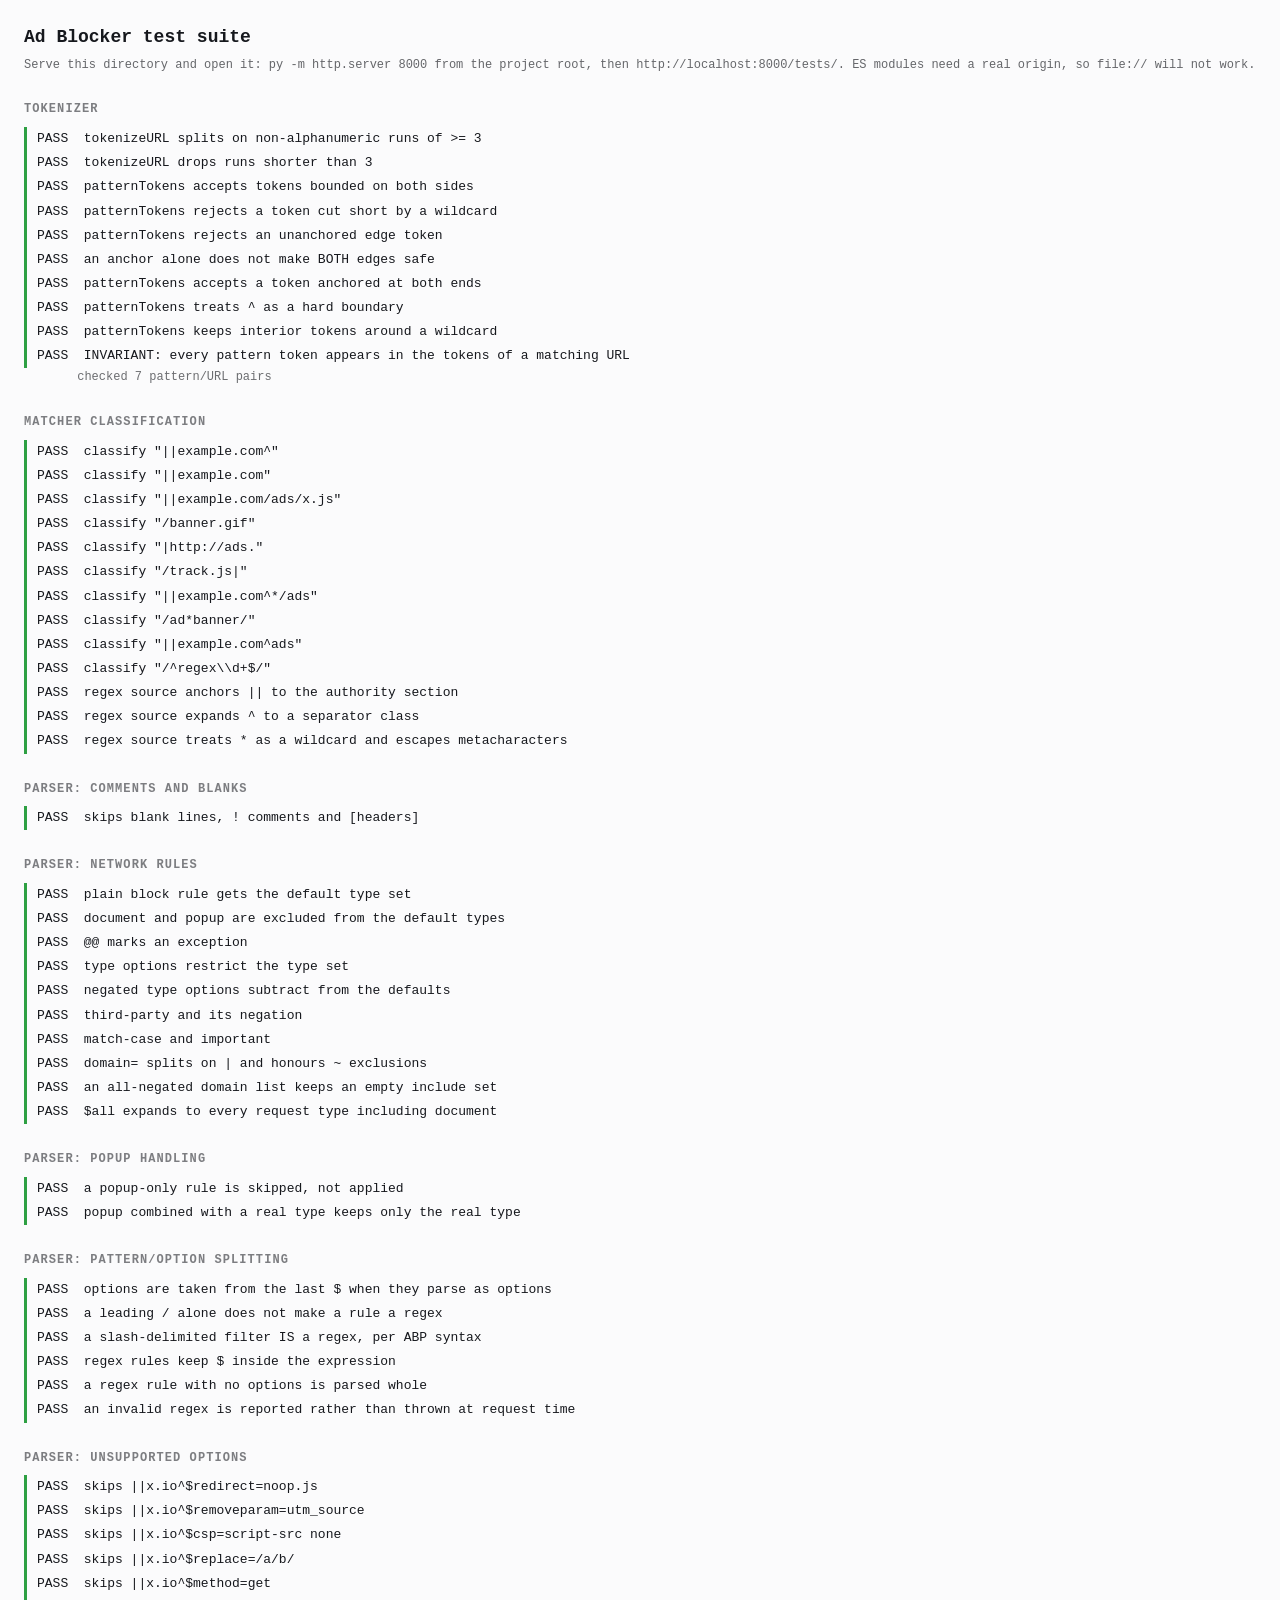
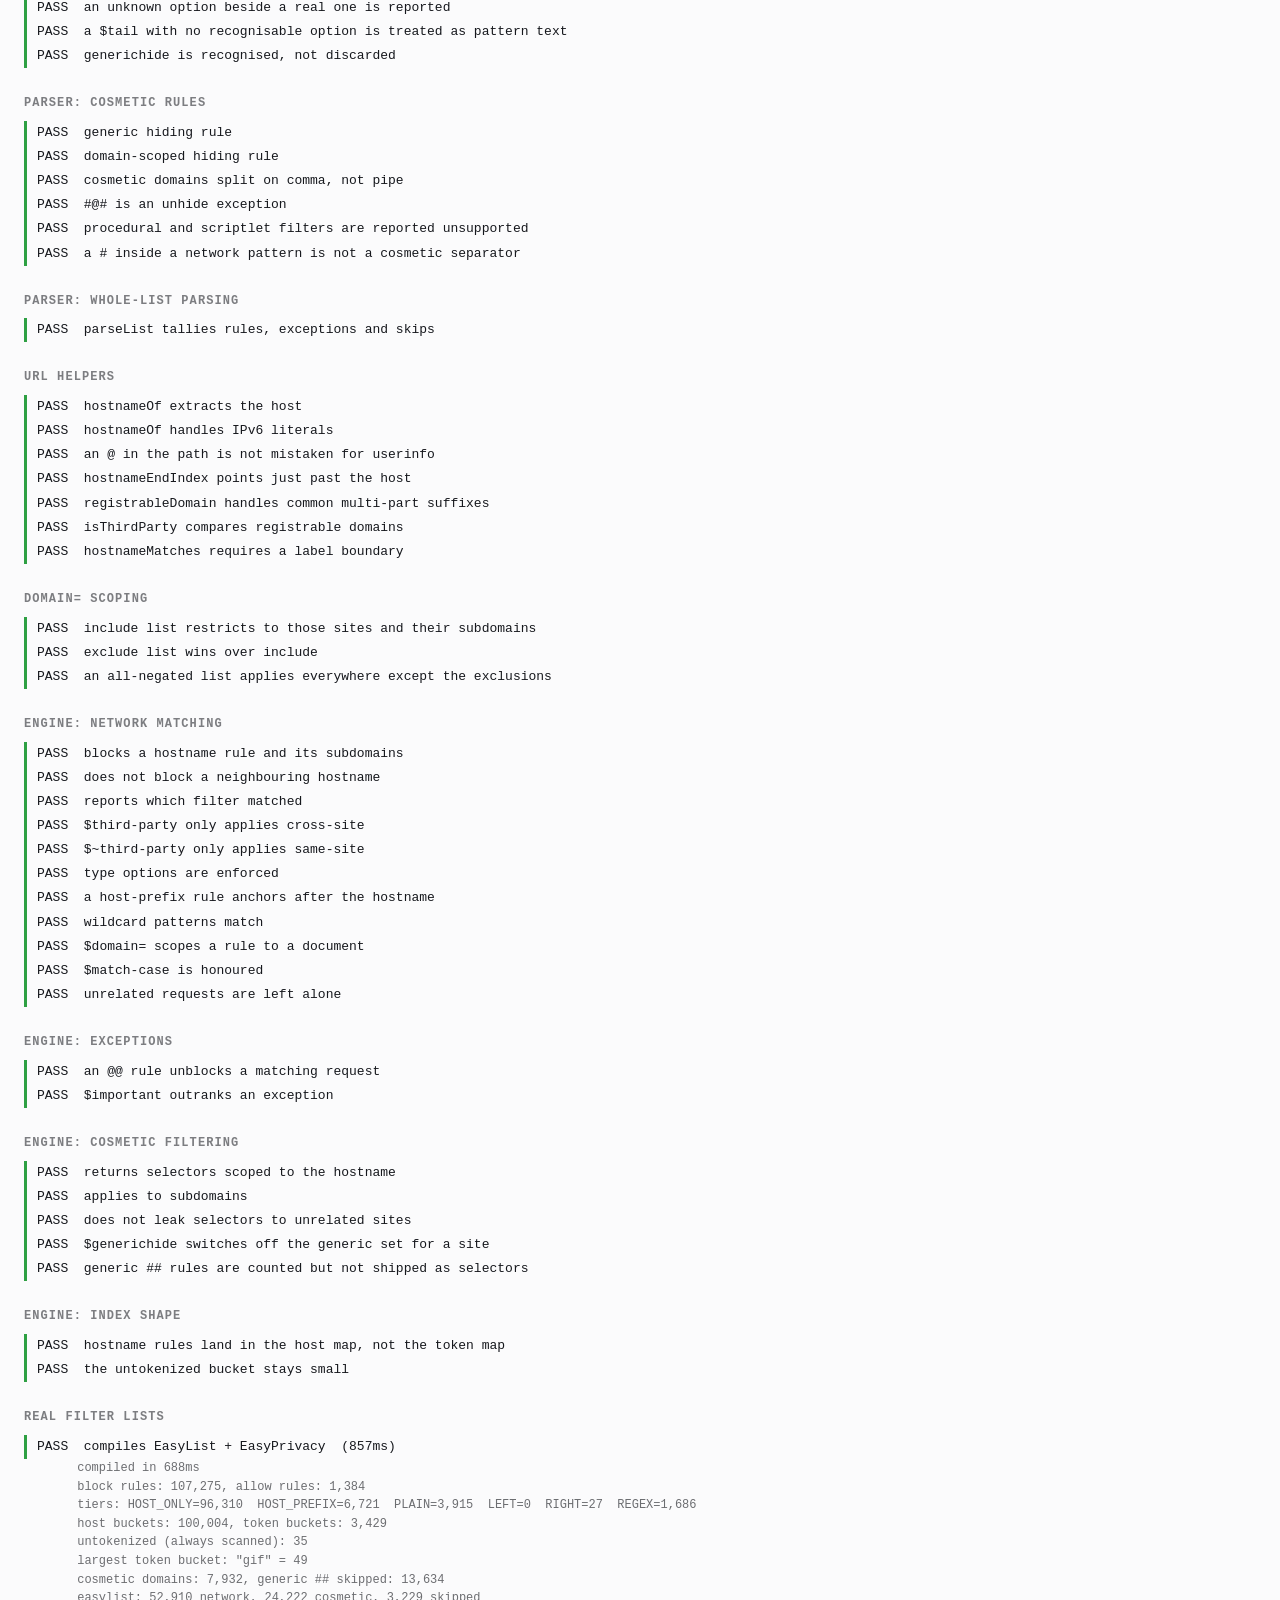
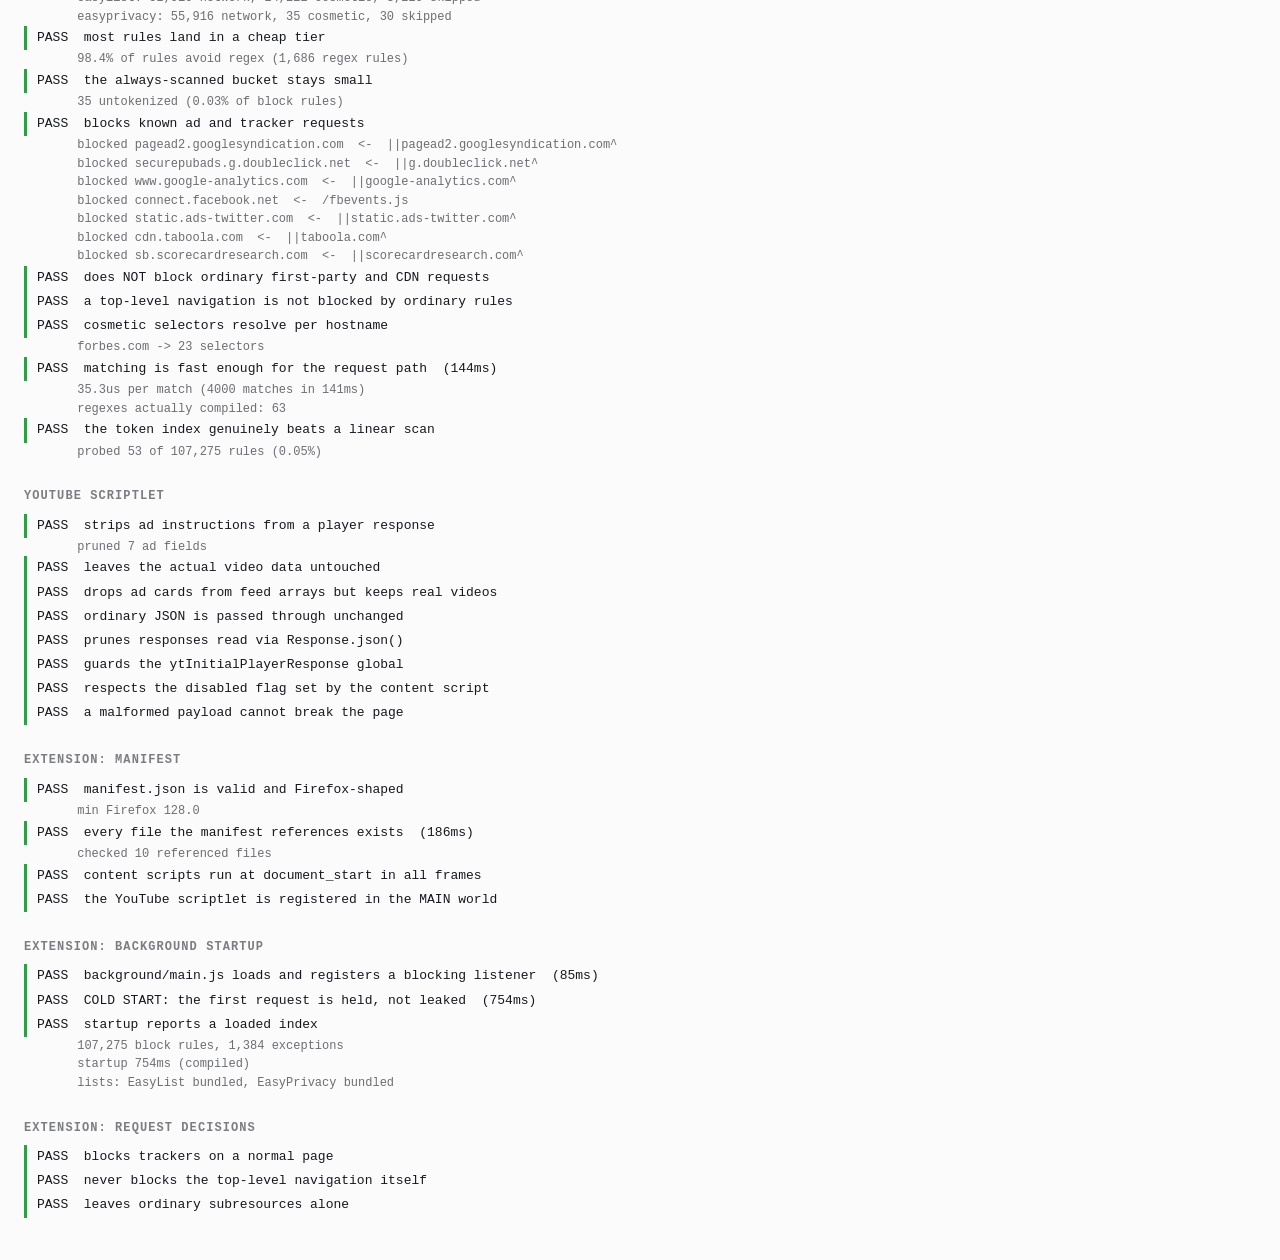
<file: tests/index.html>
<!doctype html>
<html lang="en">
<head>
<meta charset="utf-8">
<title>Ad Blocker tests</title>
<style>
  :root { color-scheme: light dark; }
  body {
    font: 13px/1.55 ui-monospace, SFMono-Regular, Menlo, Consolas, monospace;
    margin: 0; padding: 24px; background: #fbfbfc; color: #16181d;
  }
  @media (prefers-color-scheme: dark) {
    body { background: #14161a; color: #e6e8ee; }
  }
  h1 { font-size: 18px; margin: 0 0 4px; }
  .sub { opacity: .65; margin-bottom: 22px; font-size: 12px; }
  h2 {
    font-size: 12px; text-transform: uppercase; letter-spacing: .09em;
    opacity: .55; margin: 26px 0 8px; font-weight: 600;
  }
  .case { white-space: pre-wrap; padding: 2px 0 2px 10px; border-left: 3px solid transparent; }
  .pass { border-left-color: #2ea043; }
  .fail { border-left-color: #e5484d; background: rgba(229,72,77,.09); padding-block: 6px; }
  .note { white-space: pre-wrap; opacity: .62; font-size: 12px; padding-left: 10px; }
  #summary {
    margin-top: 30px; padding: 12px 16px; border-radius: 7px;
    font-weight: 600; font-size: 14px;
  }
  #summary.ok  { background: rgba(46,160,67,.14); color: #1a7f37; }
  #summary.bad { background: rgba(229,72,77,.14); color: #cf222e; }
  @media (prefers-color-scheme: dark) {
    #summary.ok  { color: #56d364; }
    #summary.bad { color: #ff7b72; }
  }
  #done { opacity: 0; height: 0; }
  #error { color: #cf222e; white-space: pre-wrap; }
</style>
</head>
<body>
<h1>Ad Blocker test suite</h1>
<div class="sub">
  Serve this directory and open it: <code>py -m http.server 8000</code> from the
  project root, then <code>http://localhost:8000/tests/</code>.
  ES modules need a real origin, so <code>file://</code> will not work.
</div>
<div id="results"></div>
<div id="error"></div>

<script type="module">
  import { runAll, report } from './runner.js';

  try {
    // Import order sets the display order of the suites.
    await import('./test_tokenizer.js');
    await import('./test_parser.js');
    await import('./test_engine.js');
    await import('./test_lists.js');
    await import('./test_scriptlet.js');
    await import('./test_extension.js');
    await runAll(document.getElementById('results'));
  } catch (err) {
    document.title = 'FAIL load';
    document.getElementById('error').textContent =
      'Failed to load test modules:\n' + (err && err.stack ? err.stack : err);
    const d = document.createElement('div');
    d.id = 'done';
    d.textContent = 'DONE-FAIL';
    document.body.appendChild(d);
    await report({ error: String(err && err.stack ? err.stack : err) });
  }
</script>
</body>
</html>
</file>
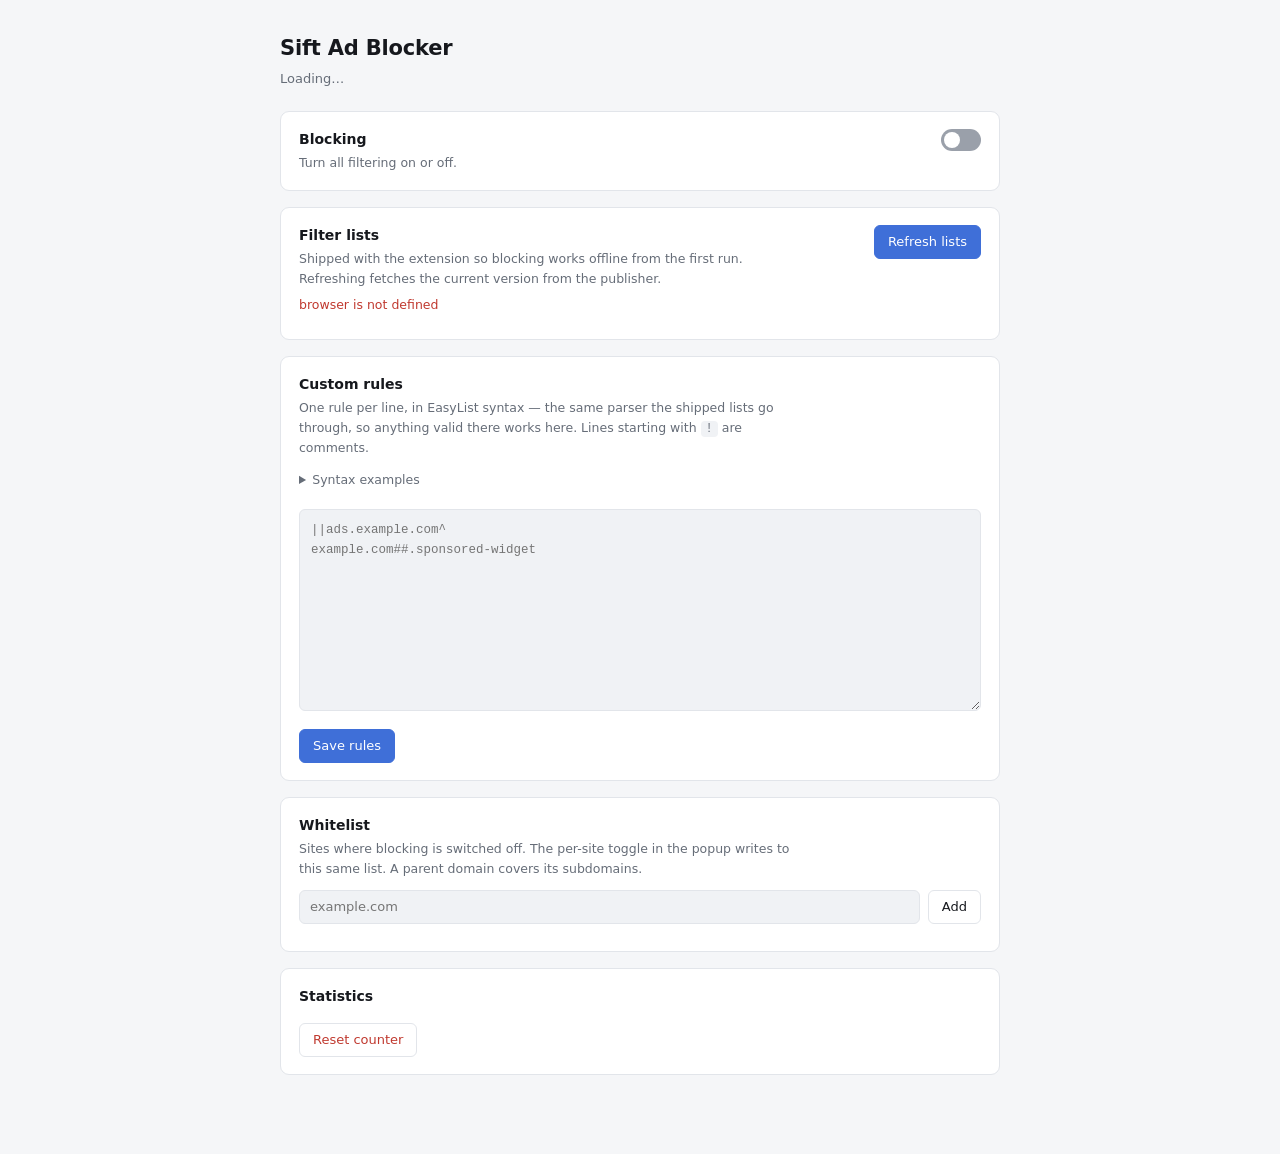
<file: extension/options/options.html>
<!doctype html>
<html lang="en">
<head>
<meta charset="utf-8">
<title>Sift Ad Blocker — Settings</title>
<link rel="stylesheet" href="options.css">
</head>
<body>
<main>
  <h1>Sift Ad Blocker</h1>
  <p class="lede" id="engine-summary">Loading…</p>

  <section class="card">
    <div class="row-between">
      <div>
        <h2>Blocking</h2>
        <p class="hint" id="global-hint">Turn all filtering on or off.</p>
      </div>
      <label class="switch">
        <input type="checkbox" id="global-toggle">
        <span class="slider" aria-hidden="true"></span>
      </label>
    </div>
  </section>

  <section class="card">
    <div class="row-between">
      <div>
        <h2>Filter lists</h2>
        <p class="hint">
          Shipped with the extension so blocking works offline from the first
          run. Refreshing fetches the current version from the publisher.
        </p>
      </div>
      <button id="refresh-btn" class="primary">Refresh lists</button>
    </div>
    <div id="refresh-status" class="status" hidden></div>
    <div id="lists"></div>
  </section>

  <section class="card">
    <h2>Custom rules</h2>
    <p class="hint">
      One rule per line, in EasyList syntax — the same parser the shipped lists
      go through, so anything valid there works here.
      Lines starting with <code>!</code> are comments.
    </p>
    <details class="examples">
      <summary>Syntax examples</summary>
      <table class="ex">
        <tr><td><code>||ads.example.com^</code></td><td>block a domain and its subdomains</td></tr>
        <tr><td><code>||example.com/ads/</code></td><td>block a path on one domain</td></tr>
        <tr><td><code>/banner-*.gif</code></td><td>block a URL pattern anywhere (<code>*</code> is a wildcard)</td></tr>
        <tr><td><code>||tracker.io^$third-party</code></td><td>only when loaded by another site</td></tr>
        <tr><td><code>||cdn.io^$script,image</code></td><td>only these resource types</td></tr>
        <tr><td><code>@@||example.com/ok.js</code></td><td>exception — never block this</td></tr>
        <tr><td><code>example.com##.promo-box</code></td><td>hide an element on one site</td></tr>
      </table>
    </details>
    <textarea id="custom-rules" spellcheck="false" rows="9"
      placeholder="||ads.example.com^&#10;example.com##.sponsored-widget"></textarea>
    <div class="row-between">
      <div id="rules-feedback" class="status" hidden></div>
      <button id="save-rules" class="primary">Save rules</button>
    </div>
  </section>

  <section class="card">
    <h2>Whitelist</h2>
    <p class="hint">
      Sites where blocking is switched off. The per-site toggle in the popup
      writes to this same list. A parent domain covers its subdomains.
    </p>
    <form id="whitelist-form" class="add-row">
      <input type="text" id="whitelist-input" placeholder="example.com" spellcheck="false">
      <button type="submit">Add</button>
    </form>
    <div id="whitelist-status" class="status" hidden></div>
    <ul id="whitelist"></ul>
  </section>

  <section class="card">
    <h2>Statistics</h2>
    <div id="stats"></div>
    <button id="reset-total" class="danger">Reset counter</button>
  </section>
</main>
<script src="options.js"></script>
</body>
</html>
</file>
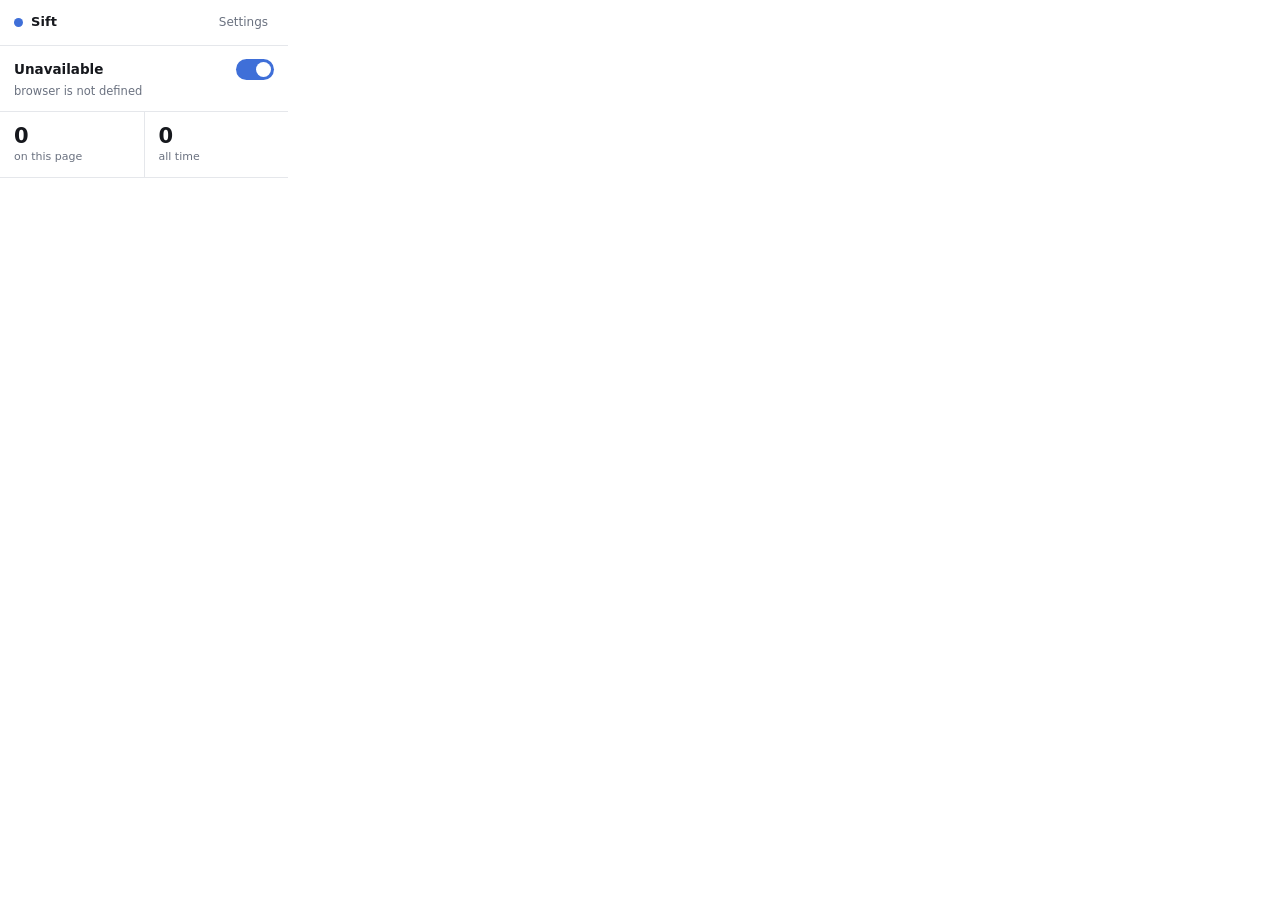
<file: extension/popup/popup.html>
<!doctype html>
<html lang="en">
<head>
<meta charset="utf-8">
<link rel="stylesheet" href="popup.css">
</head>
<body>
  <header>
    <div class="brand">
      <span class="dot" id="status-dot" aria-hidden="true"></span>
      <span>Sift</span>
    </div>
    <button id="options-link" class="icon-btn" title="Open settings">Settings</button>
  </header>

  <section class="site">
    <div class="site-row">
      <div class="site-name" id="hostname">&nbsp;</div>
      <label class="switch">
        <input type="checkbox" id="site-toggle" checked>
        <span class="slider" aria-hidden="true"></span>
      </label>
    </div>
    <div class="site-state" id="site-state">Blocking on this site</div>
  </section>

  <section class="counts">
    <div class="count">
      <div class="count-value" id="page-count">0</div>
      <div class="count-label">on this page</div>
    </div>
    <div class="count">
      <div class="count-value" id="total-count">0</div>
      <div class="count-label">all time</div>
    </div>
  </section>

  <section class="recent" id="recent-section" hidden>
    <div class="recent-head">Recently blocked</div>
    <ul id="recent-list"></ul>
  </section>

  <div class="empty" id="empty-note" hidden></div>

  <script src="popup.js"></script>
</body>
</html>
</file>
<file: extension/options/options.css>
:root {
  color-scheme: light dark;
  --bg: #f5f6f8;
  --card: #ffffff;
  --fg: #16181d;
  --muted: #666d78;
  --line: #e2e5ea;
  --accent: #3f6fd8;
  --accent-fg: #ffffff;
  --danger: #c0392f;
  --ok: #1a7f37;
  --warn: #9a6700;
  --code-bg: #f0f2f5;
}

@media (prefers-color-scheme: dark) {
  :root {
    --bg: #16181c;
    --card: #1e2126;
    --fg: #e7e9ef;
    --muted: #99a0ac;
    --line: #2d3138;
    --accent: #6f9bff;
    --accent-fg: #10131a;
    --danger: #f0736a;
    --ok: #56d364;
    --warn: #d4a72c;
    --code-bg: #14171b;
  }
}

* { box-sizing: border-box; }

body {
  margin: 0;
  padding: 32px 20px 64px;
  background: var(--bg);
  color: var(--fg);
  font: 14px/1.55 system-ui, -apple-system, "Segoe UI", sans-serif;
}

main { max-width: 720px; margin: 0 auto; }

h1 { font-size: 21px; margin: 0 0 4px; letter-spacing: -.01em; }
h2 { font-size: 14px; margin: 0 0 3px; }

.lede { color: var(--muted); margin: 0 0 22px; font-size: 13px; }

.card {
  background: var(--card);
  border: 1px solid var(--line);
  border-radius: 9px;
  padding: 17px 18px;
  margin-bottom: 16px;
}

.hint { color: var(--muted); font-size: 12.5px; margin: 0 0 12px; max-width: 62ch; }
.row-between .hint { margin-bottom: 0; }

.row-between {
  display: flex;
  align-items: flex-start;
  justify-content: space-between;
  gap: 16px;
}

button {
  font: inherit;
  font-size: 13px;
  padding: 6px 13px;
  border-radius: 6px;
  border: 1px solid var(--line);
  background: var(--card);
  color: var(--fg);
  cursor: pointer;
  white-space: nowrap;
}
button:hover { border-color: var(--muted); }
button:disabled { opacity: .55; cursor: default; }

button.primary { background: var(--accent); border-color: var(--accent); color: var(--accent-fg); }
button.primary:hover { filter: brightness(1.07); }
button.danger { color: var(--danger); border-color: var(--line); margin-top: 12px; }

/* toggle */
.switch { position: relative; display: inline-block; width: 40px; height: 22px; flex: none; }
.switch input { opacity: 0; width: 0; height: 0; }
.slider {
  position: absolute; inset: 0; background: #9aa0aa;
  border-radius: 22px; transition: background .15s ease; cursor: pointer;
}
.slider::before {
  content: ""; position: absolute; height: 16px; width: 16px;
  left: 3px; top: 3px; background: #fff; border-radius: 50%;
  transition: transform .15s ease;
}
.switch input:checked + .slider { background: var(--accent); }
.switch input:checked + .slider::before { transform: translateX(18px); }
.switch input:focus-visible + .slider { outline: 2px solid var(--accent); outline-offset: 2px; }

/* lists */
.list-item {
  border-top: 1px solid var(--line);
  padding: 12px 0 11px;
}
.list-item:last-child { padding-bottom: 0; }

.list-title { font-weight: 600; display: flex; align-items: baseline; gap: 8px; flex-wrap: wrap; }

.badge {
  font-size: 10.5px;
  font-weight: 600;
  text-transform: uppercase;
  letter-spacing: .05em;
  padding: 1px 6px;
  border-radius: 4px;
  background: var(--code-bg);
  color: var(--muted);
}

.list-meta {
  color: var(--muted);
  font-size: 12px;
  margin-top: 3px;
}

.list-nums {
  font-family: ui-monospace, SFMono-Regular, Menlo, Consolas, monospace;
  font-size: 11.5px;
  color: var(--muted);
  margin-top: 5px;
}

.hash {
  font-family: ui-monospace, SFMono-Regular, Menlo, Consolas, monospace;
  font-size: 11px;
  color: var(--muted);
  word-break: break-all;
}

textarea {
  width: 100%;
  font: 12.5px/1.6 ui-monospace, SFMono-Regular, Menlo, Consolas, monospace;
  padding: 10px 11px;
  border: 1px solid var(--line);
  border-radius: 6px;
  background: var(--code-bg);
  color: var(--fg);
  resize: vertical;
  margin-bottom: 11px;
}
textarea:focus { outline: 2px solid var(--accent); outline-offset: -1px; }

.add-row { display: flex; gap: 8px; margin-bottom: 10px; }
.add-row input {
  flex: 1;
  font: inherit;
  font-size: 13px;
  padding: 6px 10px;
  border: 1px solid var(--line);
  border-radius: 6px;
  background: var(--code-bg);
  color: var(--fg);
}
.add-row input:focus { outline: 2px solid var(--accent); outline-offset: -1px; }

#whitelist { list-style: none; margin: 0; padding: 0; }
#whitelist li {
  display: flex;
  align-items: center;
  justify-content: space-between;
  gap: 12px;
  padding: 7px 0;
  border-top: 1px solid var(--line);
  font-family: ui-monospace, SFMono-Regular, Menlo, Consolas, monospace;
  font-size: 12.5px;
}
#whitelist li button { padding: 2px 9px; font-size: 12px; }

.status { font-size: 12.5px; padding: 7px 0; }
.status.ok { color: var(--ok); }
.status.err { color: var(--danger); }
.status.warn { color: var(--warn); }
.status.busy { color: var(--muted); }

.status ul { margin: 5px 0 0; padding-left: 18px; }
.status li { margin-bottom: 2px; }

.empty { color: var(--muted); font-size: 12.5px; padding: 9px 0 0; }

code {
  font-family: ui-monospace, SFMono-Regular, Menlo, Consolas, monospace;
  font-size: 12px;
  background: var(--code-bg);
  padding: 1px 5px;
  border-radius: 4px;
}

.examples { margin-bottom: 12px; }
.examples summary {
  cursor: pointer;
  font-size: 12.5px;
  color: var(--muted);
  margin-bottom: 8px;
}
table.ex { border-collapse: collapse; font-size: 12.5px; }
table.ex td { padding: 3px 14px 3px 0; vertical-align: top; }
table.ex td:last-child { color: var(--muted); }

#stats {
  display: grid;
  grid-template-columns: repeat(auto-fit, minmax(128px, 1fr));
  gap: 13px;
}
.stat-value {
  font-size: 19px;
  font-weight: 650;
  font-variant-numeric: tabular-nums;
}
.stat-label { font-size: 11.5px; color: var(--muted); }
</file>
<file: extension/popup/popup.css>
:root {
  color-scheme: light dark;
  --bg: #ffffff;
  --fg: #16181d;
  --muted: #6b7280;
  --line: #e5e7eb;
  --accent: #3f6fd8;
  --off: #9aa0aa;
  --surface: #f7f8fa;
}

@media (prefers-color-scheme: dark) {
  :root {
    --bg: #1b1d21;
    --fg: #e8eaf0;
    --muted: #9aa1ad;
    --line: #2e3238;
    --accent: #6f9bff;
    --off: #767c86;
    --surface: #23262b;
  }
}

* { box-sizing: border-box; }

body {
  width: 288px;
  margin: 0;
  background: var(--bg);
  color: var(--fg);
  font: 13px/1.45 system-ui, -apple-system, "Segoe UI", sans-serif;
}

header {
  display: flex;
  align-items: center;
  justify-content: space-between;
  padding: 11px 14px;
  border-bottom: 1px solid var(--line);
}

.brand {
  display: flex;
  align-items: center;
  gap: 8px;
  font-weight: 640;
  letter-spacing: .01em;
}

.dot {
  width: 9px;
  height: 9px;
  border-radius: 50%;
  background: var(--accent);
}
.dot.off { background: var(--off); }

.icon-btn {
  background: none;
  border: 0;
  color: var(--muted);
  font: inherit;
  font-size: 12px;
  cursor: pointer;
  padding: 3px 6px;
  border-radius: 5px;
}
.icon-btn:hover { background: var(--surface); color: var(--fg); }

.site { padding: 13px 14px 11px; }

.site-row {
  display: flex;
  align-items: center;
  justify-content: space-between;
  gap: 10px;
}

.site-name {
  font-weight: 600;
  font-size: 13.5px;
  overflow: hidden;
  text-overflow: ellipsis;
  white-space: nowrap;
}

.site-state {
  margin-top: 3px;
  font-size: 11.5px;
  color: var(--muted);
}

/* toggle */
.switch { position: relative; display: inline-block; width: 38px; height: 21px; flex: none; }
.switch input { opacity: 0; width: 0; height: 0; }
.slider {
  position: absolute;
  inset: 0;
  background: var(--off);
  border-radius: 21px;
  transition: background .15s ease;
  cursor: pointer;
}
.slider::before {
  content: "";
  position: absolute;
  height: 15px;
  width: 15px;
  left: 3px;
  top: 3px;
  background: #fff;
  border-radius: 50%;
  transition: transform .15s ease;
}
.switch input:checked + .slider { background: var(--accent); }
.switch input:checked + .slider::before { transform: translateX(17px); }
.switch input:focus-visible + .slider { outline: 2px solid var(--accent); outline-offset: 2px; }

.counts {
  display: grid;
  grid-template-columns: 1fr 1fr;
  gap: 1px;
  background: var(--line);
  border-block: 1px solid var(--line);
}

.count {
  background: var(--bg);
  padding: 12px 14px;
}

.count-value {
  font-size: 21px;
  font-weight: 660;
  font-variant-numeric: tabular-nums;
  line-height: 1.15;
}

.count-label {
  font-size: 11px;
  color: var(--muted);
  margin-top: 1px;
}

.recent { padding: 11px 14px 13px; }

.recent-head {
  font-size: 10.5px;
  text-transform: uppercase;
  letter-spacing: .07em;
  color: var(--muted);
  font-weight: 600;
  margin-bottom: 6px;
}

#recent-list {
  list-style: none;
  margin: 0;
  padding: 0;
  max-height: 148px;
  overflow-y: auto;
}

#recent-list li {
  padding: 3px 0;
  border-bottom: 1px solid var(--line);
  font-size: 11.5px;
}
#recent-list li:last-child { border-bottom: 0; }

.rec-host {
  overflow: hidden;
  text-overflow: ellipsis;
  white-space: nowrap;
}

.rec-meta {
  color: var(--muted);
  font-size: 10.5px;
  font-family: ui-monospace, SFMono-Regular, Menlo, Consolas, monospace;
  overflow: hidden;
  text-overflow: ellipsis;
  white-space: nowrap;
}

.empty {
  padding: 14px;
  color: var(--muted);
  font-size: 12px;
  text-align: center;
}
</file>
